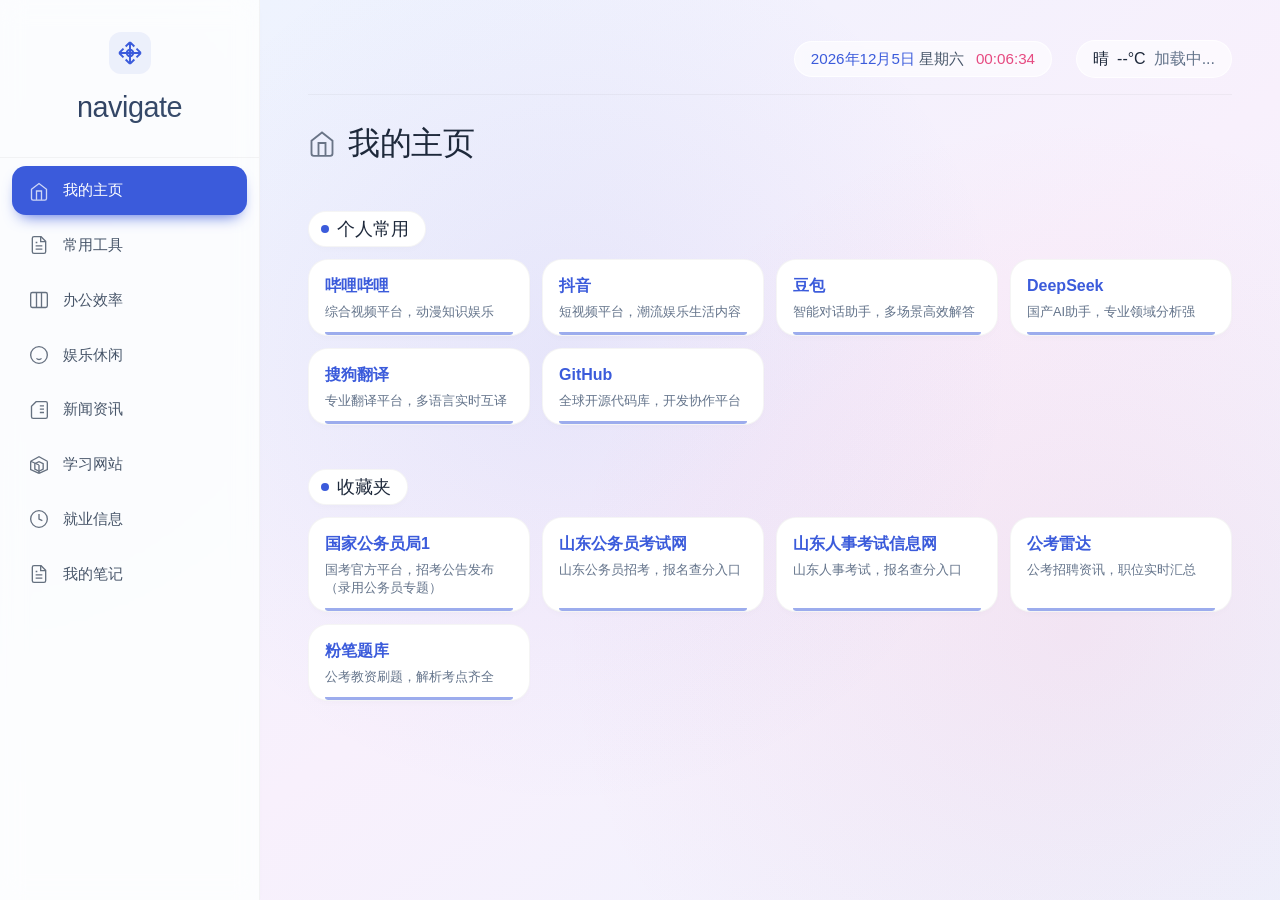
<file: index.html>
<!doctype html>
<html lang="zh-CN">
  <head>
    <meta charset="UTF-8" />
    <meta name="viewport" content="width=device-width, initial-scale=1.0" />
    <title>我的导航</title>
    <link rel="shortcut icon" href="favicon.ico" type="image/x-icon" />
    <link rel="stylesheet" href="./index.css" />
    <script defer src="./index.js"></script>
  </head>
  <body>
    <!-- 左侧导航 - 使用语义化data-target -->
    <aside class="sidebar">
      <div class="logo">
        <div class="logo-image">
          <img src="data:image/svg+xml,%3Csvg xmlns='http://www.w3.org/2000/svg' viewBox='0 0 24 24' fill='none' stroke='%233b5bdb' stroke-width='1.8'%3E%3Cpath d='M12 2L12 22M12 2L8 6M12 2L16 6M12 22L16 18M12 22L8 18M2 12L22 12M2 12L6 16M2 12L6 8M22 12L18 8M22 12L18 16'/%3E%3Ccircle cx='12' cy='12' r='3' fill='%233b5bdb' fill-opacity='0.2' stroke='%233b5bdb'/%3E%3C/svg%3E" alt="logo" class="logo-img" />
        </div>
        <h2>navigate</h2>
      </div>
      <nav>
        <ul>
          <li>
            <a href="#" class="active" data-target="home"><i class="icon icon-home"></i><span>我的主页</span></a>
          </li>
          <li>
            <a href="#" data-target="tools"><i class="icon icon-tools"></i><span>常用工具</span></a>
          </li>
          <li>
            <a href="#" data-target="work"><i class="icon icon-work"></i><span>办公效率</span></a>
          </li>
          <li>
            <a href="#" data-target="fun"><i class="icon icon-fun"></i><span>娱乐休闲</span></a>
          </li>
          <li>
            <a href="#" data-target="news"><i class="icon icon-news"></i><span>新闻资讯</span></a>
          </li>
          <li>
            <a href="#" data-target="study"><i class="icon icon-study"></i><span>学习网站</span></a>
          </li>
          <li>
            <a href="#" data-target="job"><i class="icon icon-job"></i><span>就业信息</span></a>
          </li>
          <li>
            <a href="#" data-target="note"><i class="icon icon-note"></i><span>我的笔记</span></a>
          </li>
        </ul>
      </nav>
    </aside>

    <!-- 右侧主内容区 -->
    <main class="content" id="mainContent">
      <div class="top-info-bar">
        <div class="datetime" id="datetime"><span class="date" id="date"></span><span class="time" id="time"></span></div>
        <div class="weather" id="weather">
          <span class="weather-icon" id="weatherIcon">晴</span>
          <span class="weather-temp" id="weatherTemp">--°C</span>
          <span class="weather-city" id="weatherCity">加载中...</span>
        </div>
      </div>
      <!-- 动态内容将注入此容器 -->
      <div id="dynamic-content"></div>
    </main>
  </body>
</html>
</file>
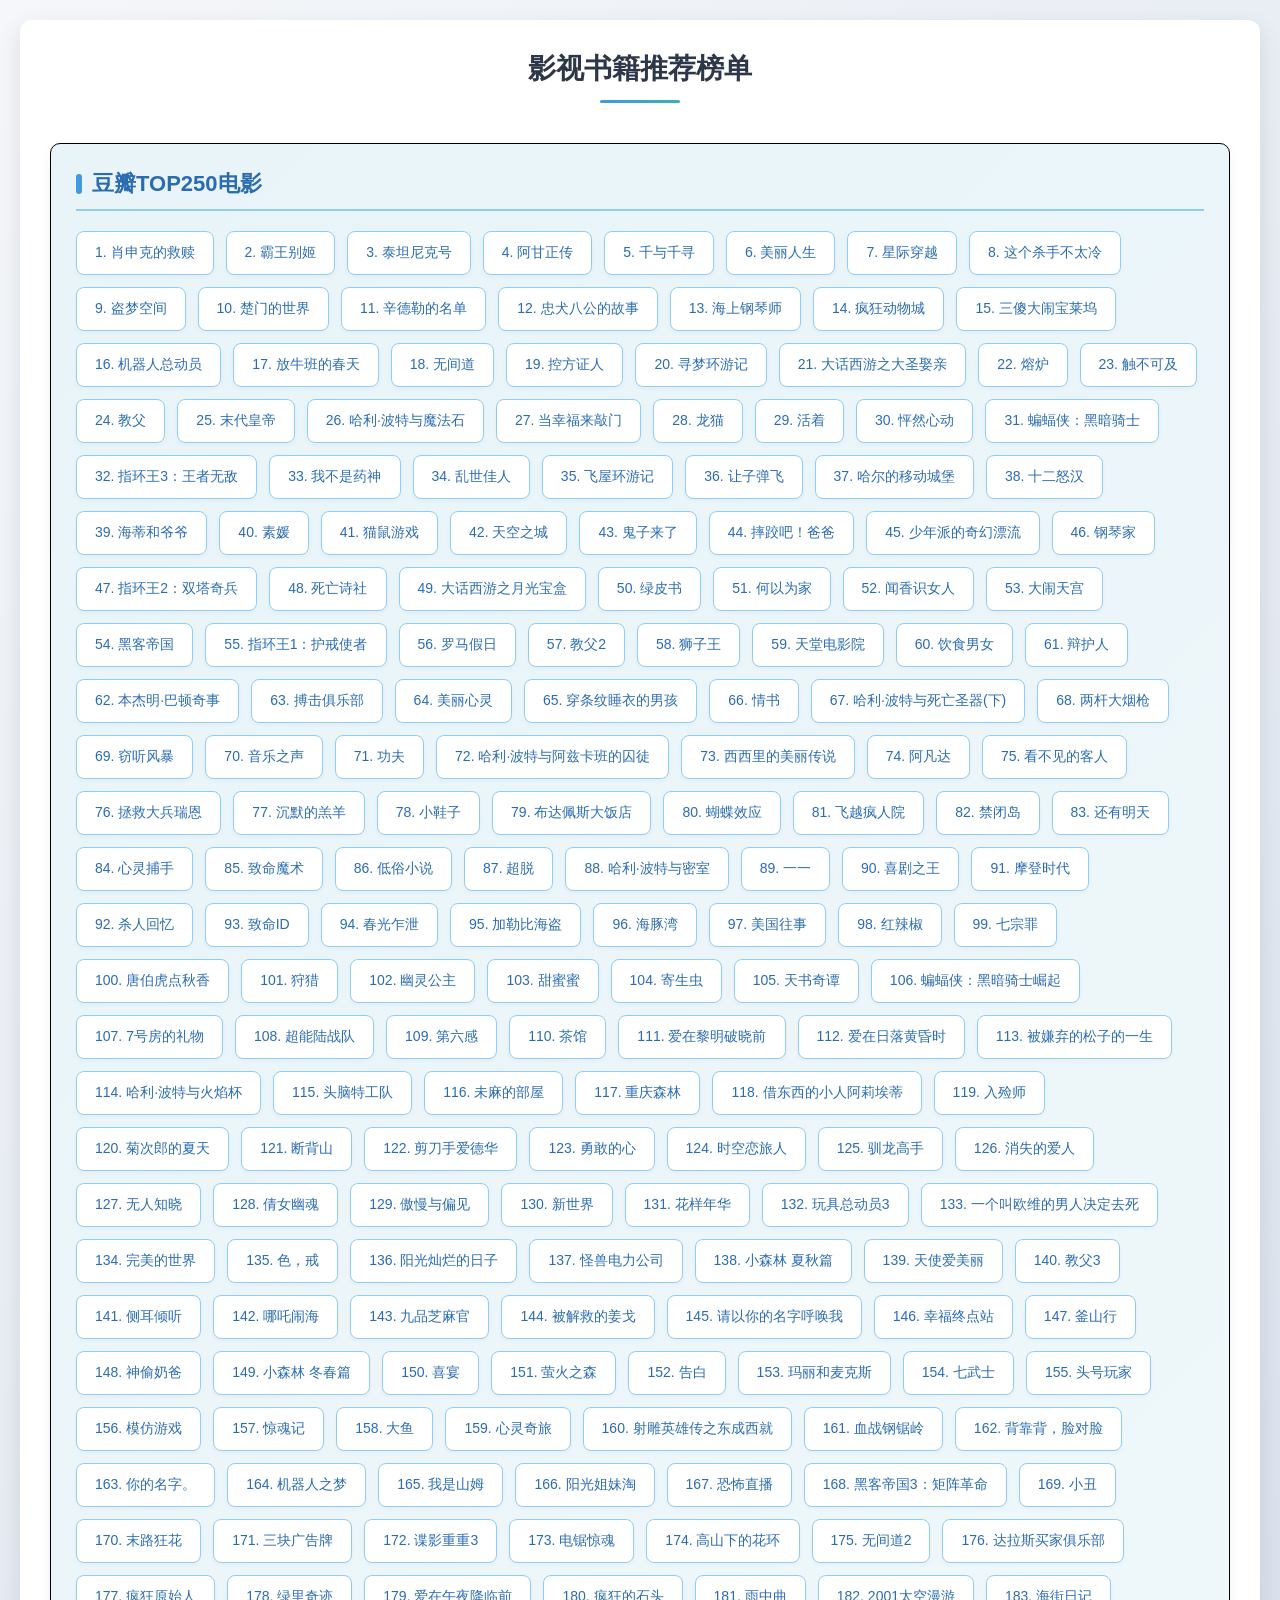
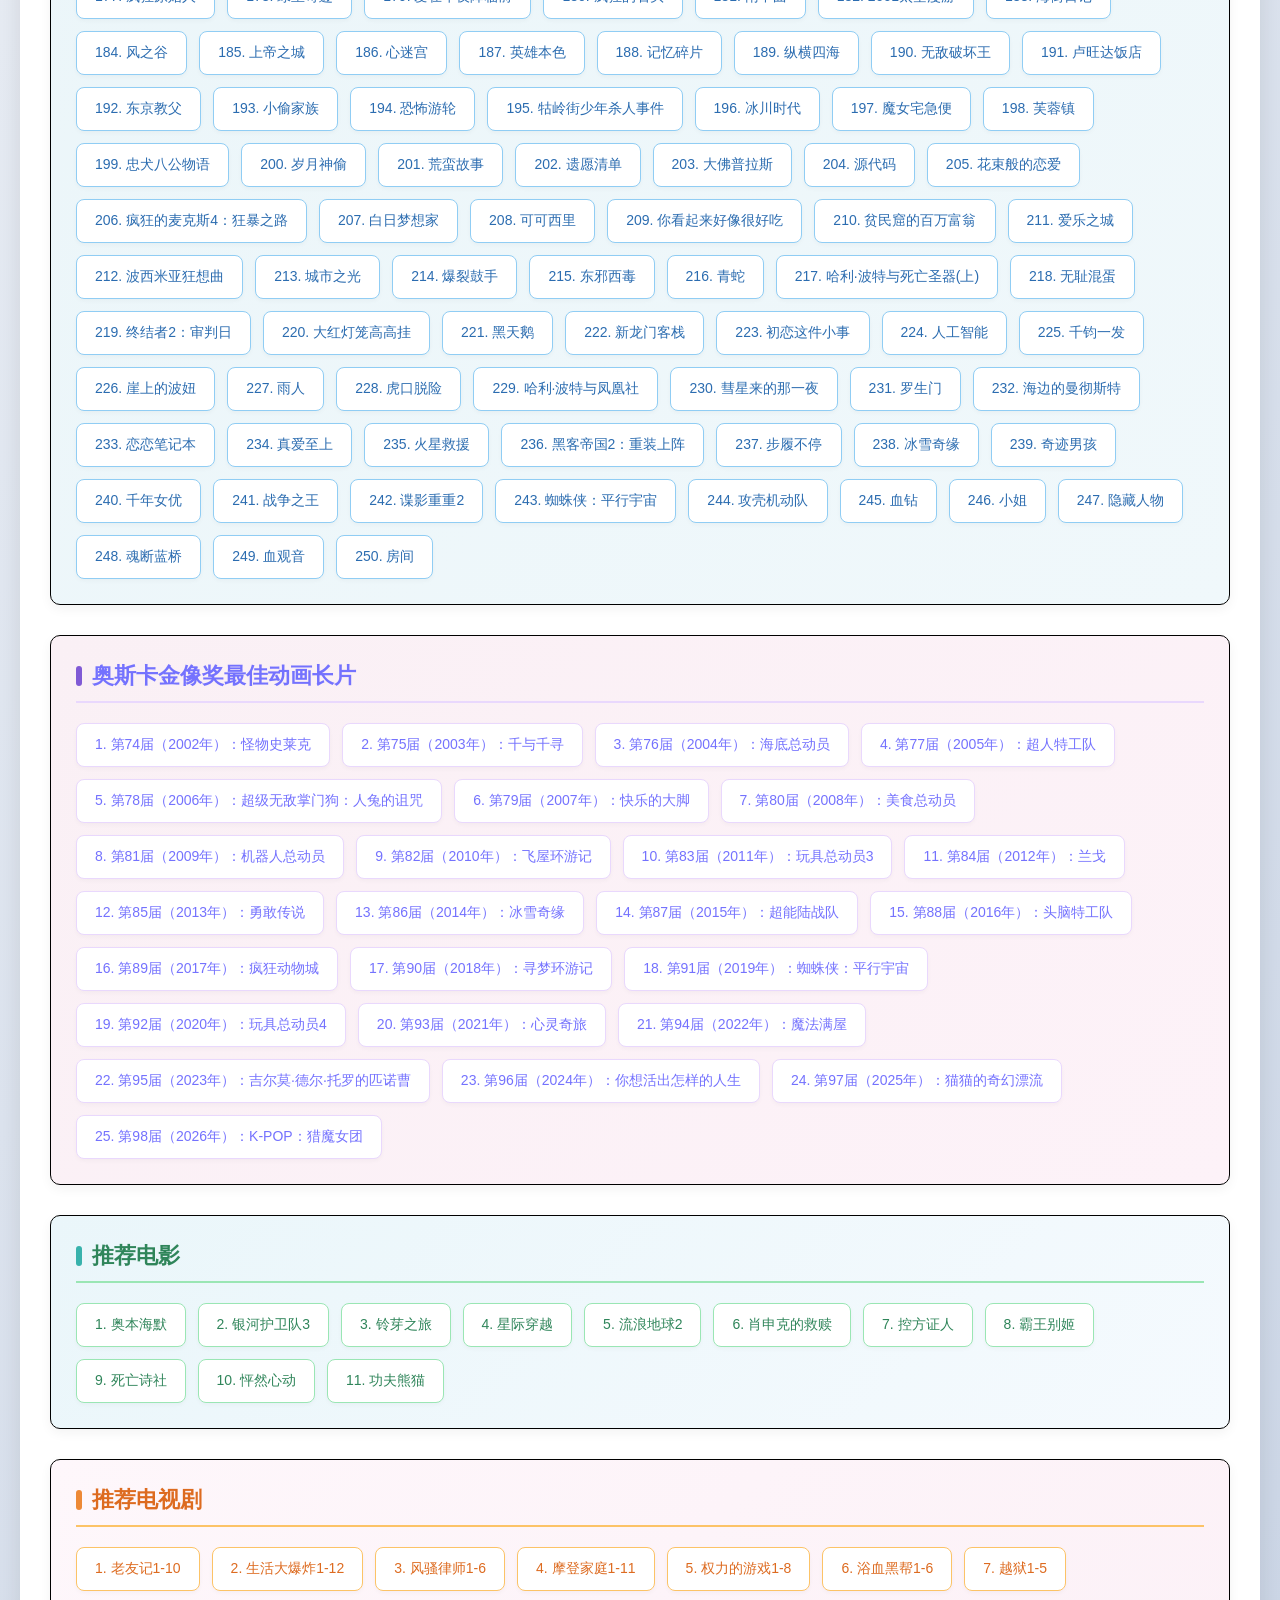
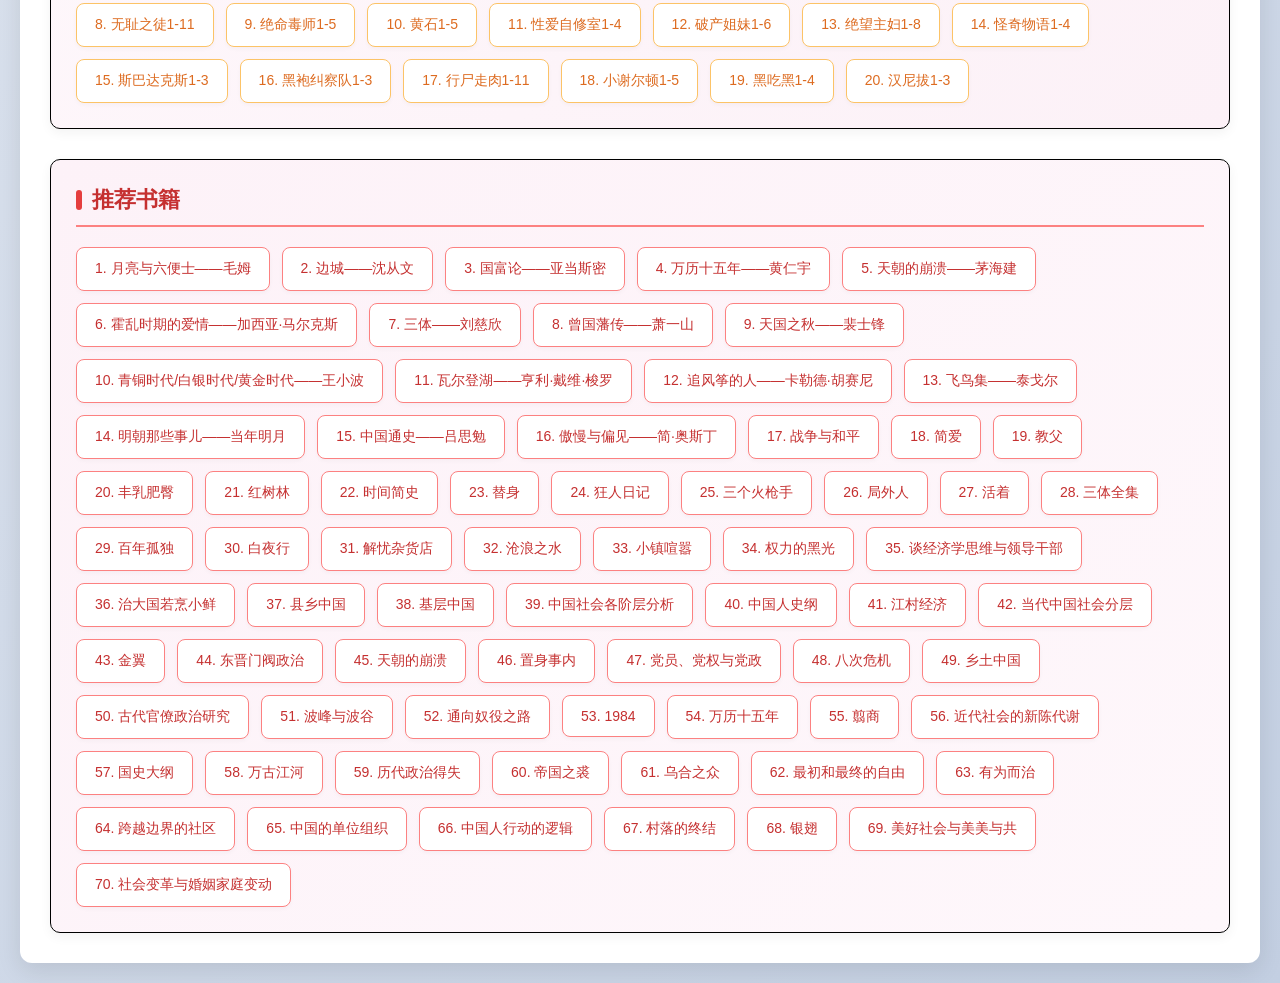
<file: html/movie.html>
<!doctype html>
<html lang="zh-CN">
  <head>
    <meta charset="UTF-8" />
    <meta name="viewport" content="width=device-width, initial-scale=1.0" />
    <title>影视书籍推荐榜单</title>
    <style>
      /* 全局颜色变量 - 统一管理所有配色 */
      :root {
        /* 基础通用色 */
        --white: #ffffff;
        --shadow-light: rgba(0, 0, 0, 0.03);
        --shadow-base: rgba(0, 0, 0, 0.05);
        --shadow-hover: rgba(0, 0, 0, 0.1);
        --border-base: #eee;
        --text-dark: #2d3748;

        /* 分类主题色 - 每个分类统一主色/浅色/边框色 */
        /* 电影1（豆瓣）- 蓝色系 */
        --theme-1-primary: #4299e1;
        --theme-1-light: #e8f4f8;
        --theme-1-lighter: #f0f8fb;
        --theme-1-border: #bee3f8;
        --theme-1-text: #2b6cb0;
        --theme-1-border-deep: #90cdf4;

        /* 电影2（奥斯卡）- 紫色系 */
        --theme-2-primary: #805ad5;
        --theme-2-light: #faf0f5;
        --theme-2-lighter: #fdf2f8;
        --theme-2-border: #e9d8fd;
        --theme-2-text: #7472fe;
        --theme-2-border-deep: #e9d8fd;

        /* 推荐电影 - 绿色系 */
        --theme-3-primary: #38b2ac;
        --theme-3-light: #eaf6fa;
        --theme-3-lighter: #f5fafe;
        --theme-3-border: #9ae6b4;
        --theme-3-text: #2f855a;
        --theme-3-border-deep: #9ae6b4;

        /* 电视剧 - 橙色系 */
        --theme-4-primary: #ed8936;
        --theme-4-light: #fef7fb;
        --theme-4-lighter: #fcf1f7;
        --theme-4-border: #fcc367;
        --theme-4-text: #dd6b20;
        --theme-4-border-deep: #fcc367;

        /* 书籍 - 红色系 */
        --theme-5-primary: #e53e3e;
        --theme-5-light: #fdf2f8;
        --theme-5-lighter: #fef7fb;
        --theme-5-border: #fc8181;
        --theme-5-text: #c53030;
        --theme-5-border-deep: #fc8181;

        /* 纪录片（预留）- 青色系 */
        --theme-6-primary: #4299e1;
        --theme-6-light: #f0f8fb;
        --theme-6-lighter: #e8f4f8;
        --theme-6-border: #63b3ed;
        --theme-6-text: #2c5282;
        --theme-6-border-deep: #63b3ed;
      }

      * {
        margin: 0;
        padding: 0;
        box-sizing: border-box;
        font-family: '微软雅黑', sans-serif;
      }
      body {
        background: linear-gradient(135deg, #f5f7fa 0%, #c3cfe2 100%);
        padding: 20px;
        min-height: 100vh;
      }
      .container {
        max-width: 1600px;
        margin: 0 auto;
        background: var(--white);
        padding: 30px;
        border-radius: 12px;
        box-shadow: 0 8px 24px rgba(0, 0, 0, 0.1);
      }
      h1 {
        text-align: center;
        color: var(--text-dark);
        margin-bottom: 40px;
        font-size: 28px;
        font-weight: 600;
        position: relative;
        padding-bottom: 15px;
      }
      h1::after {
        content: '';
        position: absolute;
        bottom: 0;
        left: 50%;
        transform: translateX(-50%);
        width: 80px;
        height: 3px;
        background: linear-gradient(90deg, var(--theme-1-primary), var(--theme-3-primary));
        border-radius: 3px;
      }

      /* 核心布局 */
      .rank-container {
        display: flex;
        flex-direction: column;
        gap: 30px;
      }
      .rank-column {
        padding: 25px;
        border-radius: 10px;
        box-shadow: 0 4px 12px var(--shadow-base);
        position: relative;
        overflow: hidden;
        border: 1px solid;
        background: linear-gradient(135deg, var(--theme-light) 0%, var(--theme-lighter) 100%);
      }
      .rank-title {
        font-size: 22px;
        margin: 0 0 20px;
        padding-bottom: 10px;
        border-bottom: 2px solid var(--border-base);
        font-weight: 600;
        display: flex;
        align-items: center;
        color: var(--theme-text);
        border-bottom-color: var(--theme-border-deep);
      }
      .rank-title::before {
        content: '';
        display: inline-block;
        width: 6px;
        height: 20px;
        border-radius: 3px;
        margin-right: 10px;
        background: var(--theme-primary);
      }
      .rank-list {
        list-style: none;
        display: flex;
        flex-wrap: wrap;
        gap: 12px;
        align-items: flex-start;
      }
      .rank-item {
        display: inline-flex;
        align-items: center;
        padding: 12px 18px;
        border-radius: 8px;
        justify-content: center;
        text-align: center;
        white-space: nowrap;
        font-size: 14px;
        font-weight: 500;
        cursor: pointer;
        transition: all 0.3s ease;
        box-shadow: 0 2px 4px var(--shadow-light);
        background: var(--white);
        border: 1px solid var(--theme-border-deep);
        color: var(--theme-text);
      }
      .rank-item:hover {
        transform: translateY(-2px);
        box-shadow: 0 4px 8px var(--shadow-hover);
        background: var(--theme-primary);
        color: var(--white);
      }
      .rank-name {
        transition: all 0.3s ease;
      }

      /* 分类主题色应用（通过单独类名，替代:nth-child，更易维护） */
      .theme-1 {
        --theme-light: var(--theme-1-light);
        --theme-lighter: var(--theme-1-lighter);
        --theme-border: var(--theme-1-border);
        --theme-text: var(--theme-1-text);
        --theme-border-deep: var(--theme-1-border-deep);
        --theme-primary: var(--theme-1-primary);
      }
      .theme-2 {
        --theme-light: var(--theme-2-light);
        --theme-lighter: var(--theme-2-lighter);
        --theme-border: var(--theme-2-border);
        --theme-text: var(--theme-2-text);
        --theme-border-deep: var(--theme-2-border-deep);
        --theme-primary: var(--theme-2-primary);
      }
      .theme-3 {
        --theme-light: var(--theme-3-light);
        --theme-lighter: var(--theme-3-lighter);
        --theme-border: var(--theme-3-border);
        --theme-text: var(--theme-3-text);
        --theme-border-deep: var(--theme-3-border-deep);
        --theme-primary: var(--theme-3-primary);
      }
      .theme-4 {
        --theme-light: var(--theme-4-light);
        --theme-lighter: var(--theme-4-lighter);
        --theme-border: var(--theme-4-border);
        --theme-text: var(--theme-4-text);
        --theme-border-deep: var(--theme-4-border-deep);
        --theme-primary: var(--theme-4-primary);
      }
      .theme-5 {
        --theme-light: var(--theme-5-light);
        --theme-lighter: var(--theme-5-lighter);
        --theme-border: var(--theme-5-border);
        --theme-text: var(--theme-5-text);
        --theme-border-deep: var(--theme-5-border-deep);
        --theme-primary: var(--theme-5-primary);
      }

      /* 响应式适配 */
      @media (max-width: 768px) {
        .container {
          padding: 20px;
        }
        h1 {
          font-size: 24px;
        }
        .rank-column {
          padding: 20px;
        }
        .rank-title {
          font-size: 20px;
        }
        .rank-item {
          padding: 10px 15px;
          font-size: 13px;
        }
      }
    </style>
  </head>
  <body>
    <div class="container">
      <h1>影视书籍推荐榜单</h1>
      <div class="rank-container">
        <!-- 给每个板块添加对应的theme类名 -->
        <div class="rank-column theme-1">
          <h2 class="rank-title">豆瓣TOP250电影</h2>
          <ul class="rank-list" id="douban-rank"></ul>
        </div>
        <div class="rank-column theme-2">
          <h2 class="rank-title">奥斯卡金像奖最佳动画长片</h2>
          <ul class="rank-list" id="aosika-rank"></ul>
        </div>
        <div class="rank-column theme-3">
          <h2 class="rank-title">推荐电影</h2>
          <ul class="rank-list" id="movie-rank"></ul>
        </div>
        <div class="rank-column theme-4">
          <h2 class="rank-title">推荐电视剧</h2>
          <ul class="rank-list" id="tv-rank"></ul>
        </div>
        <div class="rank-column theme-5">
          <h2 class="rank-title">推荐书籍</h2>
          <ul class="rank-list" id="book-rank"></ul>
        </div>
      </div>
    </div>

    <script>
      // ===== 只需维护这里的榜单数据 =====
      const rankData = {
        douban: [
          '肖申克的救赎',
          '霸王别姬',
          '泰坦尼克号',
          '阿甘正传',
          '千与千寻',
          '美丽人生',
          '星际穿越',
          '这个杀手不太冷',
          '盗梦空间',
          '楚门的世界',
          '辛德勒的名单',
          '忠犬八公的故事',
          '海上钢琴师',
          '疯狂动物城',
          '三傻大闹宝莱坞',
          '机器人总动员',
          '放牛班的春天',
          '无间道',
          '控方证人',
          '寻梦环游记',
          '大话西游之大圣娶亲',
          '熔炉',
          '触不可及',
          '教父',
          '末代皇帝',
          '哈利·波特与魔法石',
          '当幸福来敲门',
          '龙猫',
          '活着',
          '怦然心动',
          '蝙蝠侠：黑暗骑士',
          '指环王3：王者无敌',
          '我不是药神',
          '乱世佳人',
          '飞屋环游记',
          '让子弹飞',
          '哈尔的移动城堡',
          '十二怒汉',
          '海蒂和爷爷',
          '素媛',
          '猫鼠游戏',
          '天空之城',
          '鬼子来了',
          '摔跤吧！爸爸',
          '少年派的奇幻漂流',
          '钢琴家',
          '指环王2：双塔奇兵',
          '死亡诗社',
          '大话西游之月光宝盒',
          '绿皮书',
          '何以为家',
          '闻香识女人',
          '大闹天宫',
          '黑客帝国',
          '指环王1：护戒使者',
          '罗马假日',
          '教父2',
          '狮子王',
          '天堂电影院',
          '饮食男女',
          '辩护人',
          '本杰明·巴顿奇事',
          '搏击俱乐部',
          '美丽心灵',
          '穿条纹睡衣的男孩',
          '情书',
          '哈利·波特与死亡圣器(下)',
          '两杆大烟枪',
          '窃听风暴',
          '音乐之声',
          '功夫',
          '哈利·波特与阿兹卡班的囚徒',
          '西西里的美丽传说',
          '阿凡达',
          '看不见的客人',
          '拯救大兵瑞恩',
          '沉默的羔羊',
          '小鞋子',
          '布达佩斯大饭店',
          '蝴蝶效应',
          '飞越疯人院',
          '禁闭岛',
          '还有明天',
          '心灵捕手',
          '致命魔术',
          '低俗小说',
          '超脱',
          '哈利·波特与密室',
          '一一',
          '喜剧之王',
          '摩登时代',
          '杀人回忆',
          '致命ID',
          '春光乍泄',
          '加勒比海盗',
          '海豚湾',
          '美国往事',
          '红辣椒',
          '七宗罪',
          '唐伯虎点秋香',
          '狩猎',
          '幽灵公主',
          '甜蜜蜜',
          '寄生虫',
          '天书奇谭',
          '蝙蝠侠：黑暗骑士崛起',
          '7号房的礼物',
          '超能陆战队',
          '第六感',
          '茶馆',
          '爱在黎明破晓前',
          '爱在日落黄昏时',
          '被嫌弃的松子的一生',
          '哈利·波特与火焰杯',
          '头脑特工队',
          '未麻的部屋',
          '重庆森林',
          '借东西的小人阿莉埃蒂',
          '入殓师',
          '菊次郎的夏天',
          '断背山',
          '剪刀手爱德华',
          '勇敢的心',
          '时空恋旅人',
          '驯龙高手',
          '消失的爱人',
          '无人知晓',
          '倩女幽魂',
          '傲慢与偏见',
          '新世界',
          '花样年华',
          '玩具总动员3',
          '一个叫欧维的男人决定去死',
          '完美的世界',
          '色，戒',
          '阳光灿烂的日子',
          '怪兽电力公司',
          '小森林 夏秋篇',
          '天使爱美丽',
          '教父3',
          '侧耳倾听',
          '哪吒闹海',
          '九品芝麻官',
          '被解救的姜戈',
          '请以你的名字呼唤我',
          '幸福终点站',
          '釜山行',
          '神偷奶爸',
          '小森林 冬春篇',
          '喜宴',
          '萤火之森',
          '告白',
          '玛丽和麦克斯',
          '七武士',
          '头号玩家',
          '模仿游戏',
          '惊魂记',
          '大鱼',
          '心灵奇旅',
          '射雕英雄传之东成西就',
          '血战钢锯岭',
          '背靠背，脸对脸',
          '你的名字。',
          '机器人之梦',
          '我是山姆',
          '阳光姐妹淘',
          '恐怖直播',
          '黑客帝国3：矩阵革命',
          '小丑',
          '末路狂花',
          '三块广告牌',
          '谍影重重3',
          '电锯惊魂',
          '高山下的花环',
          '无间道2',
          '达拉斯买家俱乐部',
          '疯狂原始人',
          '绿里奇迹',
          '爱在午夜降临前',
          '疯狂的石头',
          '雨中曲',
          '2001太空漫游',
          '海街日记',
          '风之谷',
          '上帝之城',
          '心迷宫',
          '英雄本色',
          '记忆碎片',
          '纵横四海',
          '无敌破坏王',
          '卢旺达饭店',
          '东京教父',
          '小偷家族',
          '恐怖游轮',
          '牯岭街少年杀人事件',
          '冰川时代',
          '魔女宅急便',
          '芙蓉镇',
          '忠犬八公物语',
          '岁月神偷',
          '荒蛮故事',
          '遗愿清单',
          '大佛普拉斯',
          '源代码',
          '花束般的恋爱',
          '疯狂的麦克斯4：狂暴之路',
          '白日梦想家',
          '可可西里',
          '你看起来好像很好吃',
          '贫民窟的百万富翁',
          '爱乐之城',
          '波西米亚狂想曲',
          '城市之光',
          '爆裂鼓手',
          '东邪西毒',
          '青蛇',
          '哈利·波特与死亡圣器(上)',
          '无耻混蛋',
          '终结者2：审判日',
          '大红灯笼高高挂',
          '黑天鹅',
          '新龙门客栈',
          '初恋这件小事',
          '人工智能',
          '千钧一发',
          '崖上的波妞',
          '雨人',
          '虎口脱险',
          '哈利·波特与凤凰社',
          '彗星来的那一夜',
          '罗生门',
          '海边的曼彻斯特',
          '恋恋笔记本',
          '真爱至上',
          '火星救援',
          '黑客帝国2：重装上阵',
          '步履不停',
          '冰雪奇缘',
          '奇迹男孩',
          '千年女优',
          '战争之王',
          '谍影重重2',
          '蜘蛛侠：平行宇宙',
          '攻壳机动队',
          '血钻',
          '小姐',
          '隐藏人物',
          '魂断蓝桥',
          '血观音',
          '房间',
        ],
        aosika: [
          '第74届（2002年）：怪物史莱克',
          '第75届（2003年）：千与千寻',
          '第76届（2004年）：海底总动员',
          '第77届（2005年）：超人特工队',
          '第78届（2006年）：超级无敌掌门狗：人兔的诅咒',
          '第79届（2007年）：快乐的大脚',
          '第80届（2008年）：美食总动员',
          '第81届（2009年）：机器人总动员',
          '第82届（2010年）：飞屋环游记',
          '第83届（2011年）：玩具总动员3',
          '第84届（2012年）：兰戈',
          '第85届（2013年）：勇敢传说',
          '第86届（2014年）：冰雪奇缘',
          '第87届（2015年）：超能陆战队',
          '第88届（2016年）：头脑特工队',
          '第89届（2017年）：疯狂动物城',
          '第90届（2018年）：寻梦环游记',
          '第91届（2019年）：蜘蛛侠：平行宇宙',
          '第92届（2020年）：玩具总动员4',
          '第93届（2021年）：心灵奇旅',
          '第94届（2022年）：魔法满屋',
          '第95届（2023年）：吉尔莫·德尔·托罗的匹诺曹',
          '第96届（2024年）：你想活出怎样的人生',
          '第97届（2025年）：猫猫的奇幻漂流',
          '第98届（2026年）：K-POP：猎魔女团',
        ],
        movie: ['奥本海默', '银河护卫队3', '铃芽之旅', '星际穿越', '流浪地球2', '肖申克的救赎', '控方证人', '霸王别姬', '死亡诗社', '怦然心动', '功夫熊猫'],
        // 电视剧榜单
        tv: ['老友记1-10', '生活大爆炸1-12', '风骚律师1-6', '摩登家庭1-11', '权力的游戏1-8', '浴血黑帮1-6', '越狱1-5', '无耻之徒1-11', '绝命毒师1-5', '黄石1-5', '性爱自修室1-4', '破产姐妹1-6', '绝望主妇1-8', '怪奇物语1-4', '斯巴达克斯1-3', '黑袍纠察队1-3', '行尸走肉1-11', '小谢尔顿1-5', '黑吃黑1-4', '汉尼拔1-3'],
        // 书籍榜单
        book: [
          '月亮与六便士——毛姆',
          '边城——沈从文',
          '国富论——亚当斯密',
          '万历十五年——黄仁宇',
          '天朝的崩溃——茅海建',
          '霍乱时期的爱情——加西亚·马尔克斯',
          '三体——刘慈欣',
          '曾国藩传——萧一山',
          '天国之秋——裴士锋',
          '青铜时代/白银时代/黄金时代——王小波',
          '瓦尔登湖——亨利·戴维·梭罗',
          '追风筝的人——卡勒德·胡赛尼',
          '飞鸟集——泰戈尔',
          '明朝那些事儿——当年明月',
          '中国通史——吕思勉',
          '傲慢与偏见——简·奥斯丁',
          '战争与和平',
          '简爱',
          '教父',
          '丰乳肥臀',
          '红树林',
          '时间简史',
          '替身',
          '狂人日记',
          '三个火枪手',
          '局外人',
          '活着',
          '三体全集',
          '百年孤独',
          '白夜行',
          '解忧杂货店',
          // ------------
          '沧浪之水',
          '小镇喧嚣',
          '权力的黑光',
          '谈经济学思维与领导干部',
          '治大国若烹小鲜',
          '县乡中国',
          '基层中国',
          '中国社会各阶层分析',
          '中国人史纲',
          '江村经济',
          '当代中国社会分层',
          '金翼',
          '东晋门阀政治',
          '天朝的崩溃',
          '置身事内',
          '党员、党权与党政',
          '八次危机',
          '乡土中国',
          '古代官僚政治研究',
          '波峰与波谷',
          '通向奴役之路',
          '1984',
          '万历十五年',
          '翦商',
          '近代社会的新陈代谢',
          '国史大纲',
          '万古江河',
          '历代政治得失',
          '帝国之裘',
          '乌合之众',
          '最初和最终的自由',
          '有为而治',
          '跨越边界的社区',
          '中国的单位组织',
          '中国人行动的逻辑',
          '村落的终结',
          '银翅',
          '美好社会与美美与共',
          '社会变革与婚姻家庭变动',
        ],
      }

      // 渲染榜单函数
      function renderRank(listId, data) {
        const list = document.getElementById(listId)
        if (!list) return

        let html = ''
        data.forEach((name, index) => {
          html += `
          <li class="rank-item">
            <span class="rank-name">${index + 1}. ${name}</span>
          </li>
        `
        })
        list.innerHTML = html
      }

      // 初始化页面
      function init() {
        renderRank('douban-rank', rankData.douban)
        renderRank('aosika-rank', rankData.aosika)
        renderRank('movie-rank', rankData.movie)
        renderRank('tv-rank', rankData.tv)
        renderRank('book-rank', rankData.book)
      }

      document.addEventListener('DOMContentLoaded', init)
    </script>
  </body>
</html>
</file>
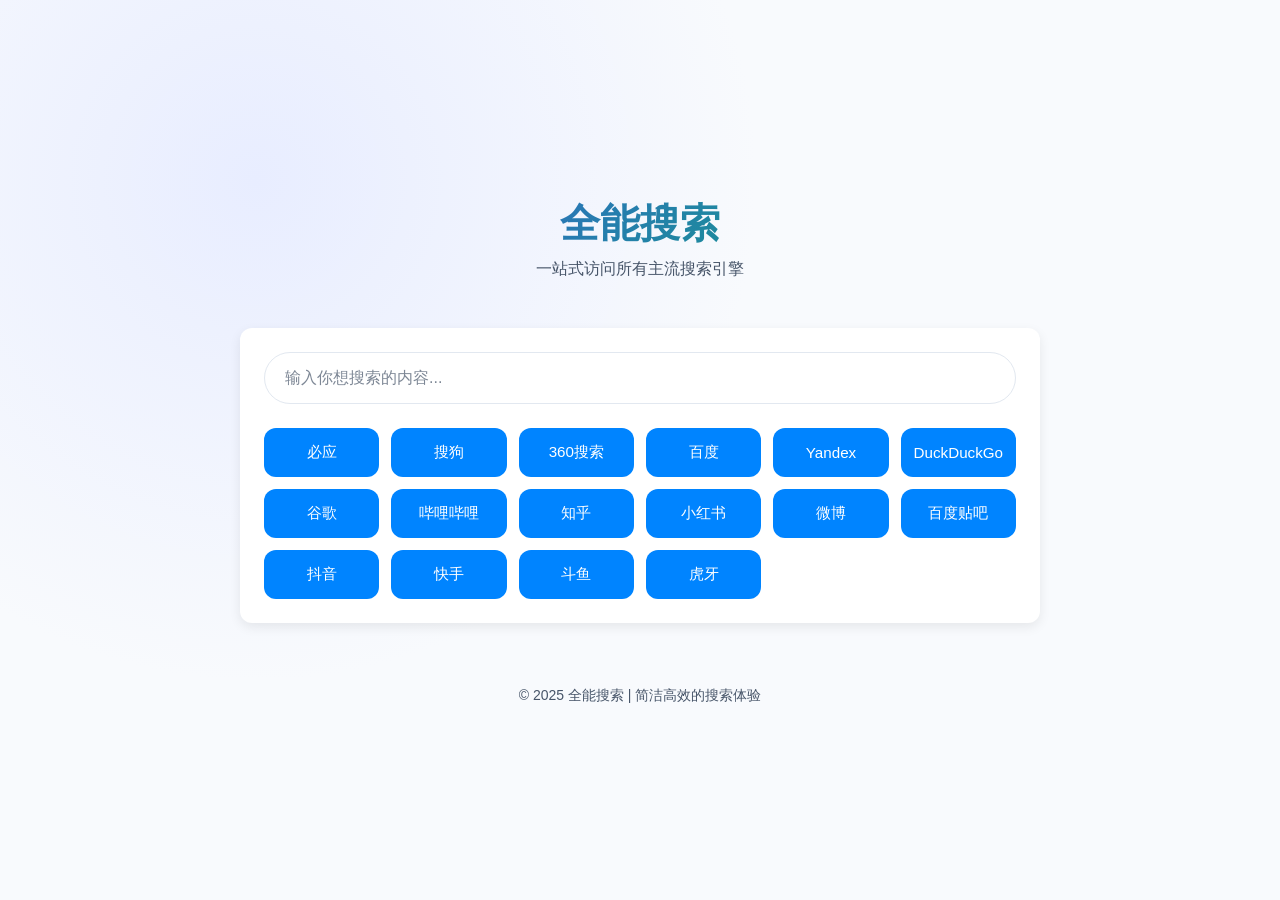
<file: html/search.html>
<!doctype html>
<html lang="zh-CN">
  <head>
    <meta charset="UTF-8" />
    <meta name="viewport" content="width=device-width, initial-scale=1.0" />
    <title>全能搜索 | 一站式搜索平台</title>
    <style>
      /* 基础重置 */
      * {
        margin: 0;
        padding: 0;
        box-sizing: border-box;
        font-family:
          'Inter',
          -apple-system,
          BlinkMacSystemFont,
          'PingFang SC',
          'Microsoft YaHei',
          sans-serif;
      }

      :root {
        --primary: #3b5bdb;
        --primary-light: #e8edff;
        --bg: #f8fafd;
        --surface: #ffffff;
        --text-primary: #1e293b;
        --text-secondary: #475569;
        --border: #e2e8f0;
        --button: #0084ff;
        --shadow-sm: 0 2px 4px rgba(0, 0, 0, 0.05);
        --shadow-md: 0 4px 12px rgba(0, 0, 0, 0.08);
        --radius: 12px;
        --radius-full: 999px;
        --transition: all 0.25s ease;
      }

      /* 关键修改：全屏居中布局，和Yandex保持一致 */
      body {
        background-color: var(--bg);
        background-image: radial-gradient(circle at 20% 20%, var(--primary-light) 0%, transparent 40%);
        min-height: 100vh;
        /* 核心：使用grid实现完全居中 */
        display: grid;
        place-items: center;
        padding: 1rem;
        color: var(--text-primary);
      }

      /* 页面容器 - 限制最大宽度，内容居中 */
      .container {
        width: 100%;
        max-width: 800px;
        display: flex;
        flex-direction: column;
        gap: 2rem;
        /* 确保容器在视口中垂直居中 */
        margin: auto;
      }

      /* 网站标题 */
      .site-header {
        text-align: center;
        margin-bottom: 1rem;
      }

      .site-title {
        font-size: 2.5rem;
        font-weight: 600;
        background: linear-gradient(135deg, #3b5bdb, #0ca678);
        -webkit-background-clip: text;
        background-clip: text;
        color: transparent;
        margin-bottom: 0.5rem;
      }

      .site-subtitle {
        color: var(--text-secondary);
        font-size: 1rem;
      }

      /* 搜索框区域 */
      .search-box {
        background: var(--surface);
        border-radius: var(--radius);
        box-shadow: var(--shadow-md);
        padding: 1.5rem;
        display: flex;
        flex-direction: column;
        gap: 1.5rem;
      }

      .search-input-container {
        position: relative;
        width: 100%;
      }

      .search-input {
        width: 100%;
        padding: 1rem 1.25rem;
        border: 1px solid var(--border);
        border-radius: var(--radius-full);
        font-size: 1rem;
        outline: none;
        transition: var(--transition);
      }

      .search-input:focus {
        border-color: var(--primary);
        box-shadow: 0 0 0 3px rgba(59, 91, 219, 0.1);
      }

      .search-input::placeholder {
        color: var(--text-secondary);
        opacity: 0.7;
      }

      /* 搜索按钮区域 */
      .search-buttons {
        display: grid;
        grid-template-columns: repeat(auto-fit, minmax(100px, 1fr));
        gap: 0.75rem;
      }

      .search-btn {
        padding: 0.875rem 1rem;
        background-color: var(--button);
        border: none;
        border-radius: var(--radius);
        font-size: 0.95rem;
        font-weight: 500;
        color: white;
        cursor: pointer;
        transition: var(--transition);
        display: flex;
        align-items: center;
        justify-content: center;
        gap: 0.5rem;
      }

      .search-btn:hover {
        background-color: var(--primary);
        transform: translateY(-2px);
        box-shadow: 0 4px 8px rgba(0, 0, 0, 0.1);
      }

      .search-btn:active {
        transform: translateY(0);
      }

      /* 页脚 */
      .footer {
        margin-top: 2rem;
        text-align: center;
        color: var(--text-secondary);
        font-size: 0.875rem;
      }

      /* 响应式适配 */
      @media (max-width: 768px) {
        .site-title {
          font-size: 2rem;
        }

        .search-box {
          padding: 1rem;
        }

        .search-buttons {
          grid-template-columns: repeat(2, 1fr);
        }
      }

      @media (max-width: 480px) {
        .site-title {
          font-size: 1.75rem;
        }

        .search-buttons {
          grid-template-columns: 1fr;
        }

        .search-input {
          padding: 0.875rem 1rem;
        }

        .search-btn {
          padding: 0.75rem 0.5rem;
          font-size: 0.9rem;
        }
      }
    </style>
  </head>
  <body>
    <div class="container">
      <!-- 网站标题 -->
      <header class="site-header">
        <h1 class="site-title">全能搜索</h1>
        <p class="site-subtitle">一站式访问所有主流搜索引擎</p>
      </header>

      <!-- 搜索区域 -->
      <div class="search-box">
        <div class="search-input-container">
          <input type="text" id="searchInput" class="search-input" placeholder="输入你想搜索的内容..." />
        </div>

        <!-- 按钮容器（空，由JS动态生成按钮） -->
        <div class="search-buttons" id="searchButtonsContainer"></div>
      </div>

      <!-- 页脚 -->
      <footer class="footer">
        <p>© 2025 全能搜索 | 简洁高效的搜索体验</p>
      </footer>
    </div>

    <script>
      function initSearch() {
        // 搜索引擎配置（核心配置，后期维护只需改这里）
        const searchEngines = [
          { key: 'bing', name: '必应', url: 'https://cn.bing.com/search?q=' },
          { key: 'sogou', name: '搜狗', url: 'https://www.sogou.com/web?query=' },
          { key: '360', name: '360搜索', url: 'https://www.so.com/s?q=' },
          { key: 'baidu', name: '百度', url: 'https://www.baidu.com/s?wd=' },
          { key: 'yandex', name: 'Yandex', url: 'https://yandex.com/search/?text=' },
          { key: 'duckduckgo', name: 'DuckDuckGo', url: 'https://duckduckgo.com/?q=' },
          { key: 'google', name: '谷歌', url: 'https://www.google.com/search?q=' },
          { key: 'bilibili', name: '哔哩哔哩', url: 'https://search.bilibili.com/all?keyword=' },
          { key: 'zhihu', name: '知乎', url: 'https://www.zhihu.com/search?q=' },
          { key: 'xhs', name: '小红书', url: 'https://www.xiaohongshu.com/search?q=' },
          { key: 'weibo', name: '微博', url: 'https://s.weibo.com/weibo/?keyword=' },
          { key: 'tieba', name: '百度贴吧', url: 'https://tieba.baidu.com/f?kw=' },
          { key: 'douyin', name: '抖音', url: 'https://www.douyin.com/search/' },
          { key: 'kuaishou', name: '快手', url: 'https://www.kuaishou.com/search/video?searchKey=' },
          { key: 'douyu', name: '斗鱼', url: 'https://www.douyu.com/search?kw=' },
          { key: 'huya', name: '虎牙', url: 'https://www.huya.com/search/?kw=' },
        ]
        // 获取搜索容器
        const searchInput = document.getElementById('searchInput')
        const searchButtonsContainer = document.getElementById('searchButtonsContainer')
        searchButtonsContainer.innerHTML = ''
        // 循环生成搜索按钮
        searchEngines.forEach((engine) => {
          const button = document.createElement('button')
          button.className = 'search-btn'
          button.dataset.engine = engine.key // 存储引擎标识
          button.innerHTML = `<span>${engine.name}</span>`
          searchButtonsContainer.appendChild(button)
        })
        // 循环绑定点击事件
        const buttons = searchButtonsContainer.querySelectorAll('.search-btn')
        buttons.forEach((button) => {
          button.addEventListener('click', () => {
            const query = searchInput.value.trim() ? searchInput.value.trim() : ''
            if (query) {
              const engine = searchEngines.find((item) => item.key === button.dataset.engine)
              const url = engine.url + encodeURIComponent(query)
              window.open(url, '_blank')
            } else {
              searchInput.style.backgroundColor = 'var(--primary-light)'
              setTimeout(() => {
                searchInput.style.backgroundColor = ''
              }, 800)
              searchInput.focus()
            }
          })
        })
      }

      // 页面加载完成后执行初始化
      document.addEventListener('DOMContentLoaded', initSearch)
    </script>
  </body>
</html>
</file>
<file: index.css>
/* ========== 样式完全保持不变 ========== */
* {
  margin: 0;
  padding: 0;
  box-sizing: border-box;
  font-family:
    'Inter',
    -apple-system,
    BlinkMacSystemFont,
    'SF Pro Text',
    'PingFang SC',
    'Microsoft YaHei',
    sans-serif;
}

:root {
  --blue: #3b5bdb;
  --blue-light: rgba(59, 91, 219, 0.1);
  --blue-soft: #e8edff;
  --cyan: #0ca678;
  --cyan-light: rgba(12, 166, 120, 0.1);
  --cyan-soft: #e0f2e9;
  --pink: #e64980;
  --pink-light: rgba(230, 73, 128, 0.1);
  --pink-soft: #fce4ec;
  --grape: #9c36b5;
  --grape-light: rgba(156, 54, 181, 0.1);
  --grape-soft: #f3e5f5;
  --orange: #f76707;
  --orange-light: rgba(247, 103, 7, 0.1);
  --orange-soft: #fff1e0;
  --teal: #20a8a3;
  --teal-light: rgba(32, 168, 163, 0.1);
  --teal-soft: #e0f2f1;
  --indigo: #5f3dc4;
  --indigo-light: rgba(95, 61, 196, 0.1);
  --indigo-soft: #ede7f6;
  --lime: #74b816;
  --lime-light: rgba(116, 184, 22, 0.1);
  --lime-soft: #f1f8e9;
  --bg: #f8fafd;
  --surface: #ffffff;
  --border-light: rgba(0, 0, 0, 0.04);
  --border-medium: rgba(0, 0, 0, 0.06);
  --text-primary: #1e293b;
  --text-secondary: #475569;
  --text-tertiary: #64748b;
  --shadow-sm: 0 4px 10px -4px rgba(0, 0, 0, 0.03);
  --shadow-md: 0 12px 24px -12px rgba(0, 0, 0, 0.08);
  --shadow-lg: 0 20px 32px -16px rgba(0, 0, 0, 0.12);
  --radius-md: 14px;
  --radius-lg: 20px;
  --radius-full: 40px;
  --transition: all 0.25s ease;
}

body {
  background-color: var(--bg);
  background-image: radial-gradient(circle at 0% 30%, rgba(59, 91, 219, 0.02) 0%, transparent 40%), radial-gradient(circle at 100% 70%, rgba(10, 198, 118, 0.02) 0%, transparent 40%);
  min-height: 100vh;
  display: flex;
  color: var(--text-primary);
  line-height: 1.5;
}

/* 左侧导航 */
.sidebar {
  width: 260px;
  background: rgba(255, 255, 255, 0.6);
  backdrop-filter: blur(12px);
  -webkit-backdrop-filter: blur(12px);
  border-right: 1px solid var(--border-light);
  padding: 32px 0;
  position: fixed;
  height: 100vh;
  overflow-y: auto;
  z-index: 10;
  box-shadow: var(--shadow-sm);
}
.sidebar .logo {
  display: flex;
  flex-direction: column;
  align-items: center;
  gap: 8px;
  padding: 0 24px 28px 24px;
  margin-bottom: 8px;
  border-bottom: 1px solid var(--border-light);
}
.logo-image {
  width: 42px;
  height: 42px;
  display: flex;
  align-items: center;
  justify-content: center;
  background: rgba(59, 91, 219, 0.08);
  border-radius: 12px;
  margin-bottom: 4px;
}
.logo-img {
  width: 26px;
  height: 26px;
  object-fit: contain;
}
.logo h2 {
  font-size: 1.8rem;
  font-weight: 500;
  letter-spacing: -0.5px;
  background: linear-gradient(150deg, #2d3e5f, #3a4f6e);
  -webkit-background-clip: text;
  background-clip: text;
  color: transparent;
  text-align: center;
}
.sidebar nav ul {
  list-style: none;
  padding: 0 12px;
}
.sidebar nav li {
  margin-bottom: 6px;
}
.sidebar nav a {
  display: flex;
  align-items: center;
  gap: 14px;
  padding: 12px 16px;
  border-radius: var(--radius-md);
  color: var(--text-secondary);
  text-decoration: none;
  font-weight: 500;
  font-size: 0.95rem;
  transition: var(--transition);
  border: 1px solid transparent;
}
.sidebar nav a:hover {
  background: rgba(255, 255, 255, 0.6);
  border-color: rgba(255, 255, 255, 0.8);
  box-shadow: 0 6px 12px -10px rgba(0, 0, 0, 0.2);
  color: var(--text-primary);
}
.sidebar nav a.active {
  background: var(--category-color);
  border-color: transparent;
  color: white;
  box-shadow: 0 8px 16px -8px var(--category-color);
}
.sidebar nav a.active .icon {
  filter: brightness(0) invert(1);
}
/* 使用语义化ID作为选择器 */
.sidebar nav a[data-target='home'] {
  --category-color: var(--blue);
}
.sidebar nav a[data-target='tools'] {
  --category-color: var(--cyan);
}
.sidebar nav a[data-target='work'] {
  --category-color: var(--pink);
}
.sidebar nav a[data-target='fun'] {
  --category-color: var(--grape);
}
.sidebar nav a[data-target='news'] {
  --category-color: var(--orange);
}
.sidebar nav a[data-target='study'] {
  --category-color: var(--teal);
}
.sidebar nav a[data-target='job'] {
  --category-color: var(--indigo);
}
.sidebar nav a[data-target='note'] {
  --category-color: var(--lime);
}

.icon {
  width: 20px;
  height: 20px;
  display: inline-block;
  background-size: contain;
  background-repeat: no-repeat;
  background-position: center;
  opacity: 0.75;
  transition: var(--transition);
}
.icon-home {
  background-image: url("data:image/svg+xml,%3Csvg xmlns='http://www.w3.org/2000/svg' viewBox='0 0 24 24' fill='none' stroke='%23334155' stroke-width='1.6' stroke-linecap='round'%3E%3Cpath d='m3 10 9-7 9 7v11a2 2 0 0 1-2 2H5a2 2 0 0 1-2-2z'/%3E%3Cpath d='M9 22V12h6v10'/%3E%3C/svg%3E");
}
.icon-tools {
  background-image: url("data:image/svg+xml,%3Csvg xmlns='http://www.w3.org/2000/svg' viewBox='0 0 24 24' fill='none' stroke='%23334155' stroke-width='1.6'%3E%3Cpath d='M14.5 2H6a2 2 0 0 0-2 2v16a2 2 0 0 0 2 2h12a2 2 0 0 0 2-2V7.5L14.5 2z'/%3E%3Cpath d='M14 2v6h6M16 13H8M16 17H8M10 9H8'/%3E%3C/svg%3E");
}
.icon-work {
  background-image: url("data:image/svg+xml,%3Csvg xmlns='http://www.w3.org/2000/svg' viewBox='0 0 24 24' fill='none' stroke='%23334155' stroke-width='1.6'%3E%3Crect x='2' y='3' width='20' height='18' rx='2' ry='2'/%3E%3Cline x1='9' y1='3' x2='9' y2='21'/%3E%3Cline x1='15' y1='3' x2='15' y2='21'/%3E%3C/svg%3E");
}
.icon-fun {
  background-image: url("data:image/svg+xml,%3Csvg xmlns='http://www.w3.org/2000/svg' viewBox='0 0 24 24' fill='none' stroke='%23334155' stroke-width='1.6'%3E%3Ccircle cx='12' cy='12' r='10'/%3E%3Cpath d='M9 12h.01M15 12h.01M9 16a4 4 0 0 0 6 0'/%3E%3C/svg%3E");
}
.icon-news {
  background-image: url("data:image/svg+xml,%3Csvg xmlns='http://www.w3.org/2000/svg' viewBox='0 0 24 24' fill='none' stroke='%23334155' stroke-width='1.6'%3E%3Cpath d='M4 22h16a2 2 0 0 0 2-2V4a2 2 0 0 0-2-2H8.5L3 7.5V20a2 2 0 0 0 2 2h.5'/%3E%3Cpath d='M13 7h5M13 11h5M13 15h5M7 7h.01M7 11h.01M7 15h.01'/%3E%3C/svg%3E");
}
.icon-study {
  background-image: url("data:image/svg+xml,%3Csvg xmlns='http://www.w3.org/2000/svg' viewBox='0 0 24 24' fill='none' stroke='%23334155' stroke-width='1.6'%3E%3Cpath d='M2 7.5 12 2l10 5.5M2 7.5v10L12 22M2 7.5 12 12m10-4.5v10L12 22M12 12v10'/%3E%3Cpath d='M7 10.5v6.5l5 2.5 5-2.5v-6.5L12 8l-5 2.5z'/%3E%3C/svg%3E");
}
.icon-job {
  background-image: url("data:image/svg+xml,%3Csvg xmlns='http://www.w3.org/2000/svg' viewBox='0 0 24 24' fill='none' stroke='%23334155' stroke-width='1.6'%3E%3Ccircle cx='12' cy='12' r='10'/%3E%3Cpath d='M12 6v6l4 2'/%3E%3C/svg%3E");
}
.icon-note {
  background-image: url("data:image/svg+xml,%3Csvg xmlns='http://www.w3.org/2000/svg' viewBox='0 0 24 24' fill='none' stroke='%23334155' stroke-width='1.6'%3E%3Cpath d='M14.5 2H6a2 2 0 0 0-2 2v16a2 2 0 0 0 2 2h12a2 2 0 0 0 2-2V7.5L14.5 2z'/%3E%3Cpath d='M14 2v6h6M16 13H8M16 17H8M10 9H8'/%3E%3C/svg%3E");
}

.content {
  margin-left: 260px;
  flex: 1;
  padding: 40px 48px;
  scroll-behavior: smooth;
  background: linear-gradient(145deg, #eef3fe 0%, #f8f0fc 50%, #eef3fe 100%);
  position: relative;
}
.content::before {
  content: '';
  position: absolute;
  top: 0;
  left: 0;
  right: 0;
  bottom: 0;
  background: radial-gradient(circle at 30% 40%, rgba(59, 91, 219, 0.08) 0%, transparent 50%), radial-gradient(circle at 80% 70%, rgba(230, 73, 128, 0.08) 0%, transparent 50%);
  pointer-events: none;
  z-index: 0;
}
.content > * {
  position: relative;
  z-index: 1;
}

.top-info-bar {
  display: flex;
  justify-content: flex-end;
  align-items: center;
  gap: 24px;
  margin-bottom: 24px;
  padding-bottom: 16px;
  border-bottom: 1px solid var(--border-light);
}
.datetime {
  display: flex;
  align-items: center;
  gap: 12px;
  font-size: 0.95rem;
  color: var(--text-secondary);
  background: rgba(255, 255, 255, 0.6);
  padding: 6px 16px;
  border-radius: var(--radius-full);
  backdrop-filter: blur(4px);
  border: 1px solid rgba(255, 255, 255, 0.8);
}
.date {
  display: flex;
  align-items: center;
  gap: 4px;
}
.date i {
  font-style: normal;
  color: var(--blue);
  font-weight: 500;
}
.time {
  display: flex;
  align-items: center;
  gap: 4px;
  font-weight: 500;
}
.time i {
  font-style: normal;
  color: var(--pink);
  font-weight: 500;
}
.weather {
  display: flex;
  align-items: center;
  gap: 8px;
  background: rgba(255, 255, 255, 0.6);
  padding: 6px 16px;
  border-radius: var(--radius-full);
  backdrop-filter: blur(4px);
  border: 1px solid rgba(255, 255, 255, 0.8);
}
.weather-temp {
  font-weight: 500;
  color: var(--text-primary);
}
.weather-city {
  color: var(--text-tertiary);
}

.content-header {
  margin-bottom: 24px;
}
.content-header h1 {
  font-size: 2rem;
  font-weight: 500;
  letter-spacing: -0.3px;
  color: var(--text-primary);
  display: flex;
  align-items: center;
  gap: 12px;
}
.content-header h1 .icon {
  width: 28px;
  height: 28px;
  opacity: 0.7;
}

.sub-category {
  display: inline-flex;
  align-items: center;
  margin: 20px 0 12px 0;
  padding: 4px 16px 4px 12px;
  border-radius: var(--radius-full);
  font-size: 1.1rem;
  font-weight: 500;
  color: var(--text-primary);
  background: white;
  border: 1px solid var(--border-light);
  box-shadow: var(--shadow-sm);
}
.sub-category::before {
  content: '';
  width: 8px;
  height: 8px;
  border-radius: 8px;
  margin-right: 8px;
  background: var(--category-color);
  box-shadow: 0 0 0 2px rgba(255, 255, 255, 0.8);
}
.sub-category.home {
  --category-color: var(--blue);
}
.sub-category.tools {
  --category-color: var(--cyan);
}
.sub-category.work {
  --category-color: var(--pink);
}
.sub-category.fun {
  --category-color: var(--grape);
}
.sub-category.news {
  --category-color: var(--orange);
}
.sub-category.study {
  --category-color: var(--teal);
}
.sub-category.job {
  --category-color: var(--indigo);
}
.sub-category.note {
  --category-color: var(--lime);
}

.link-grid {
  display: grid;
  grid-template-columns: repeat(auto-fill, minmax(200px, 1fr));
  gap: 12px;
  margin-bottom: 24px;
}
.link-card {
  display: block;
  background: white;
  border: 1px solid var(--border-light);
  border-radius: var(--radius-lg);
  padding: 16px 16px 14px;
  transition: var(--transition);
  box-shadow: var(--shadow-sm);
  position: relative;
  text-decoration: none;
  color: inherit;
  cursor: pointer;
  overflow: hidden;
}
.link-card::after {
  content: '';
  position: absolute;
  top: 0;
  left: 0;
  right: 0;
  bottom: 0;
  background: var(--card-bg-light);
  opacity: 0;
  transition: opacity 0.3s ease;
  pointer-events: none;
  z-index: 0;
}
.link-card:hover::after {
  opacity: 1;
}
.link-card::before {
  content: '';
  position: absolute;
  bottom: 0;
  left: 16px;
  right: 16px;
  height: 3px;
  background: var(--category-color);
  border-radius: 0 0 3px 3px;
  opacity: 0.5;
  transition: all 0.3s ease;
  z-index: 1;
}
.link-card:hover::before {
  opacity: 1;
  height: 4px;
  left: 0;
  right: 0;
}
.link-card > * {
  position: relative;
  z-index: 2;
}
.link-card h3 {
  font-size: 1rem;
  font-weight: 600;
  margin-bottom: 6px;
  line-height: 1.3;
  transition: color 0.2s ease;
}
.link-card p {
  color: var(--text-tertiary);
  font-size: 0.8rem;
  margin-bottom: 0;
  line-height: 1.4;
  display: -webkit-box;
  -webkit-line-clamp: 2;
  -webkit-box-orient: vertical;
  overflow: hidden;
  transition: color 0.2s ease;
}

.link-card.home {
  --category-color: var(--blue);
  --card-bg-light: var(--blue-light);
}
.link-card.home h3 {
  color: var(--blue);
}
.link-card.home:hover {
  border-color: var(--blue);
  box-shadow: 0 8px 20px -12px var(--blue);
}
.link-card.tools {
  --category-color: var(--cyan);
  --card-bg-light: var(--cyan-light);
}
.link-card.tools h3 {
  color: var(--cyan);
}
.link-card.tools:hover {
  border-color: var(--cyan);
  box-shadow: 0 8px 20px -12px var(--cyan);
}
.link-card.work {
  --category-color: var(--pink);
  --card-bg-light: var(--pink-light);
}
.link-card.work h3 {
  color: var(--pink);
}
.link-card.work:hover {
  border-color: var(--pink);
  box-shadow: 0 8px 20px -12px var(--pink);
}
.link-card.fun {
  --category-color: var(--grape);
  --card-bg-light: var(--grape-light);
}
.link-card.fun h3 {
  color: var(--grape);
}
.link-card.fun:hover {
  border-color: var(--grape);
  box-shadow: 0 8px 20px -12px var(--grape);
}
.link-card.news {
  --category-color: var(--orange);
  --card-bg-light: var(--orange-light);
}
.link-card.news h3 {
  color: var(--orange);
}
.link-card.news:hover {
  border-color: var(--orange);
  box-shadow: 0 8px 20px -12px var(--orange);
}
.link-card.study {
  --category-color: var(--teal);
  --card-bg-light: var(--teal-light);
}
.link-card.study h3 {
  color: var(--teal);
}
.link-card.study:hover {
  border-color: var(--teal);
  box-shadow: 0 8px 20px -12px var(--teal);
}
.link-card.job {
  --category-color: var(--indigo);
  --card-bg-light: var(--indigo-light);
}
.link-card.job h3 {
  color: var(--indigo);
}
.link-card.job:hover {
  border-color: var(--indigo);
  box-shadow: 0 8px 20px -12px var(--indigo);
}
.link-card.note {
  --category-color: var(--lime);
  --card-bg-light: var(--lime-light);
}
.link-card.note h3 {
  color: var(--lime);
}
.link-card.note:hover {
  border-color: var(--lime);
  box-shadow: 0 8px 20px -12px var(--lime);
}
.link-card:hover p {
  color: var(--text-secondary);
}

.content-section {
  display: none;
  animation: fade 0.4s ease;
}
.content-section.active {
  display: block;
}
@keyframes fade {
  0% {
    opacity: 0.4;
    transform: translateY(6px);
  }
  100% {
    opacity: 1;
    transform: translateY(0);
  }
}
::-webkit-scrollbar {
  width: 5px;
}
::-webkit-scrollbar-track {
  background: transparent;
}
::-webkit-scrollbar-thumb {
  background: rgba(0, 0, 0, 0.1);
  border-radius: 12px;
}
@media (max-width: 768px) {
  .sidebar {
    width: 70px;
  }
  .sidebar .logo h2,
  .sidebar nav a span {
    display: none;
  }
  .sidebar nav a {
    justify-content: center;
    padding: 16px 0;
  }
  .content {
    margin-left: 70px;
    padding: 24px;
  }
  .link-grid {
    grid-template-columns: 1fr;
  }
  .top-info-bar {
    flex-direction: column;
    align-items: flex-end;
    gap: 8px;
  }
}

/* 新增搜索框样式 */
.search-container {
  display: flex;
  flex-direction: column;
  align-items: center;
  gap: 12px;
  margin: 20px 0;
  padding: 16px;
  background: rgba(255, 255, 255, 0.8);
  backdrop-filter: blur(8px);
  border-radius: var(--radius-lg);
  border: 1px solid var(--border-light);
  box-shadow: var(--shadow-sm);
}
.search-input {
  flex: 1;
  width: 100%;
  padding: 12px 16px;
  border: 1px solid var(--border-medium);
  border-radius: var(--radius-md);
  font-size: 0.95rem;
  color: var(--text-primary);
  background: var(--surface);
  outline: none;
  transition: var(--transition);
}
.search-input:focus {
  border-color: var(--blue);
  box-shadow: 0 0 0 2px var(--blue-light);
}
.search-buttons {
  width: 100%;
  display: flex;
  flex-wrap: wrap;
  gap: 8px;
}
.search-btn {
  flex: 1;
  padding: 12px 20px;
  border: none;
  border-radius: var(--radius-md);
  font-size: 0.9rem;
  font-weight: 500;
  color: white;
  cursor: pointer;
  transition: var(--transition);
  /* background: var(--blue); */
  background: #0084ff;
}
.search-btn:hover {
  transform: translateY(-2px);
  box-shadow: 0 6px 12px -4px rgba(59, 91, 219, 0.2);
  background: #2d7dd2;
}

h1,
h2,
h3,
h4,
h5,
h6,
p,
a,
div,
span,
section {
  ::selection {
    background-color: tomato !important;
    color: white !important;
  }
}
</file>
